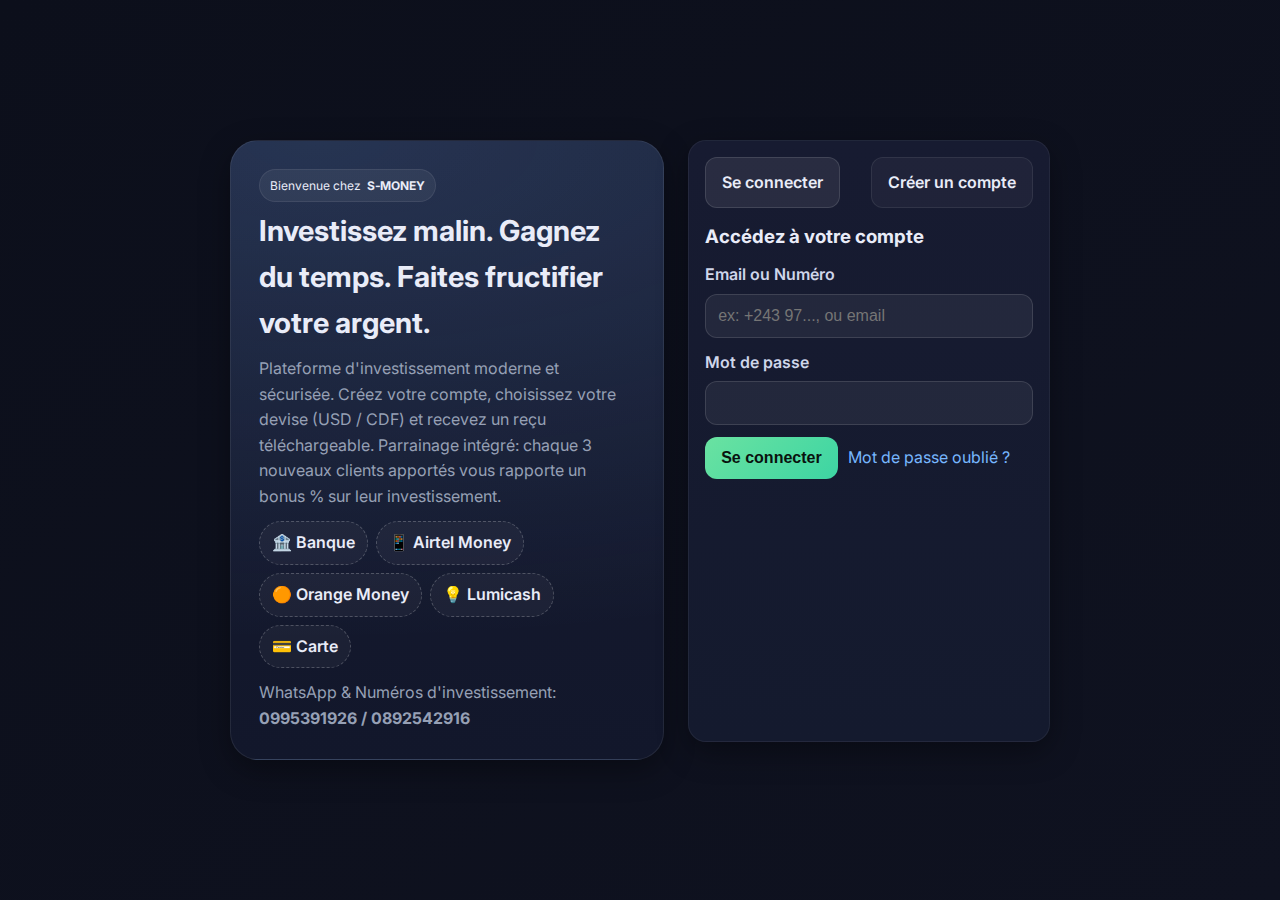
<file: index.html>
<!DOCTYPE html>
<html lang="fr">
<head>
    <meta charset="UTF-8">
    <title>Redirection... S-MONEY</title>
    <script src="js/main.js"></script>
    <script>
        // Ce script agit comme un routeur côté client.
        // Il vérifie si un utilisateur est connecté et le redirige
        // vers la page appropriée.
        document.addEventListener('DOMContentLoaded', () => {
            if (currentUser()) {
                window.location.replace('dashboard/index.html');
            } else {
                window.location.replace('login.html');
            }
        });
    </script>
</head>
<body>
    <p>Redirection en cours...</p>
</body>
</html>
</file>
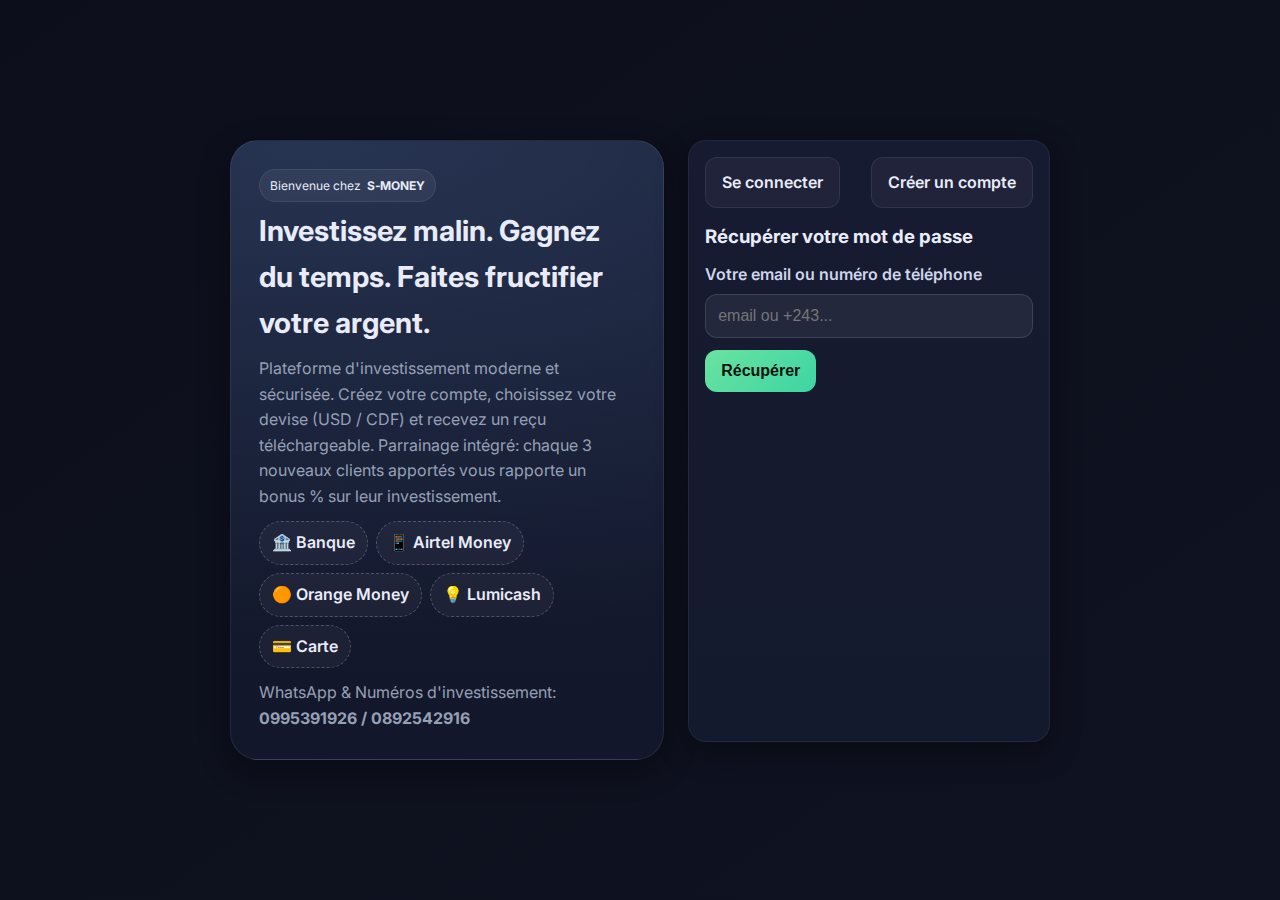
<file: forgot-password.html>
<!DOCTYPE html>
<html lang="fr">
<head>
    <meta charset="UTF-8" />
    <meta name="viewport" content="width=device-width, initial-scale=1.0" />
    <title>S‑MONEY — Mot de passe oublié</title>
    <meta name="description" content="S‑MONEY: site d'investissement responsive (HTML/CSS/JS), comptes, tableau de bord, historique, parrainage, et reçus téléchargeables. Stockage local via localStorage." />

    <link rel="preconnect" href="https://fonts.googleapis.com">
    <link rel="preconnect" href="https://fonts.gstatic.com" crossorigin>
    <link href="https://fonts.googleapis.com/css2?family=Inter:wght@400;600;700;800&display=swap" rel="stylesheet">
    <link rel="stylesheet" href="css/style.css">
</head>
<body>

    <section id="screen-auth" class="auth-wrap">
        <div class="auth">
            <div class="hero-card">
                <span class="tag">Bienvenue chez <strong>S‑MONEY</strong></span>
                <h2>Investissez malin. Gagnez du temps. Faites fructifier votre argent.</h2>
                <p class="muted">Plateforme d'investissement moderne et sécurisée. Créez votre compte, choisissez votre devise (USD / CDF) et recevez un reçu téléchargeable. Parrainage intégré: chaque 3 nouveaux clients apportés vous rapporte un bonus % sur leur investissement.</p>
                <div style="height:12px"></div>
                <div class="payments">
                    <span class="pay-badge" role="img" aria-label="Banque">🏦 Banque</span>
                    <span class="pay-badge" role="img" aria-label="Airtel Money">📱 Airtel Money</span>
                    <span class="pay-badge" role="img" aria-label="Orange Money">🟠 Orange Money</span>
                    <span class="pay-badge" role="img" aria-label="Lumicash">💡 Lumicash</span>
                    <span class="pay-badge" role="img" aria-label="Carte bancaire">💳 Carte</span>
                </div>
                <div style="height:12px"></div>
                <div class="muted">WhatsApp & Numéros d'investissement: <strong>0995391926 / 0892542916</strong></div>
            </div>
            <div class="card">
                <div class="actions" style="justify-content: space-between;">
                    <a href="login.html" class="btn ghost">Se connecter</a>
                    <a href="register.html" class="btn ghost">Créer un compte</a>
                </div>
                <h3 style="margin-top: 14px;">Récupérer votre mot de passe</h3>

                <form id="form-forgot" class="form">
                    <div class="field">
                        <label for="forgot-identifier">Votre email ou numéro de téléphone</label>
                        <input id="forgot-identifier" placeholder="email ou +243..." required />
                    </div>
                    <div class="actions">
                        <button class="btn primary" type="submit">Récupérer</button>
                    </div>
                    <div id="forgot-msg" class="help"></div>
                </form>
            </div>
        </div>
    </section>
    
    <script src="js/main.js"></script>
    <script src="js/auth.js"></script>
</body>
</html>
</file>
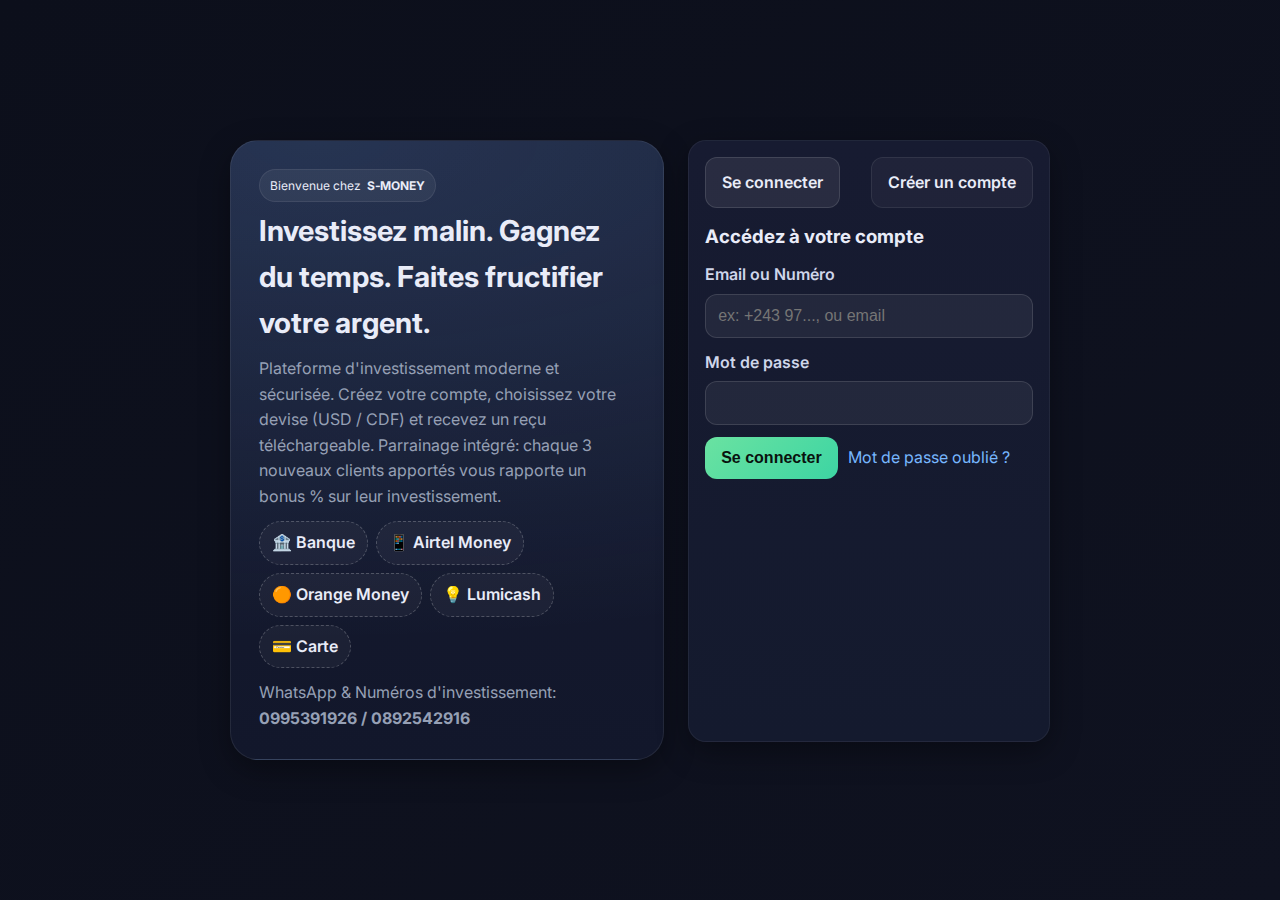
<file: login.html>
<!DOCTYPE html>
<html lang="fr">
<head>
    <meta charset="UTF-8" />
    <meta name="viewport" content="width=device-width, initial-scale=1.0" />
    <title>S‑MONEY — Connexion</title>
    <meta name="description" content="S‑MONEY: site d'investissement responsive (HTML/CSS/JS), comptes, tableau de bord, historique, parrainage, et reçus téléchargeables. Stockage local via localStorage." />

    <link rel="preconnect" href="https://fonts.googleapis.com">
    <link rel="preconnect" href="https://fonts.gstatic.com" crossorigin>
    <link href="https://fonts.googleapis.com/css2?family=Inter:wght@400;600;700;800&display=swap" rel="stylesheet">
    <link rel="stylesheet" href="css/style.css">
</head>
<body>

    <section id="screen-auth" class="auth-wrap">
        <div class="auth">
            <div class="hero-card">
                <span class="tag">Bienvenue chez <strong>S‑MONEY</strong></span>
                <h2>Investissez malin. Gagnez du temps. Faites fructifier votre argent.</h2>
                <p class="muted">Plateforme d'investissement moderne et sécurisée. Créez votre compte, choisissez votre devise (USD / CDF) et recevez un reçu téléchargeable. Parrainage intégré: chaque 3 nouveaux clients apportés vous rapporte un bonus % sur leur investissement.</p>
                <div style="height:12px"></div>
                <div class="payments">
                    <span class="pay-badge" role="img" aria-label="Banque">🏦 Banque</span>
                    <span class="pay-badge" role="img" aria-label="Airtel Money">📱 Airtel Money</span>
                    <span class="pay-badge" role="img" aria-label="Orange Money">🟠 Orange Money</span>
                    <span class="pay-badge" role="img" aria-label="Lumicash">💡 Lumicash</span>
                    <span class="pay-badge" role="img" aria-label="Carte bancaire">💳 Carte</span>
                </div>
                <div style="height:12px"></div>
                <div class="muted">WhatsApp & Numéros d'investissement: <strong>0995391926 / 0892542916</strong></div>
            </div>
            <div class="card">
                <div class="actions" style="justify-content: space-between;">
                    <a href="login.html" class="btn ghost active">Se connecter</a>
                    <a href="register.html" class="btn ghost">Créer un compte</a>
                </div>
                <h3 style="margin-top: 14px;">Accédez à votre compte</h3>

                <form id="form-login" class="form">
                    <div class="field">
                        <label for="login-identifier">Email ou Numéro</label>
                        <input type="text" id="login-identifier" placeholder="ex: +243 97..., ou email" required />
                    </div>
                    <div class="field">
                        <label for="login-password">Mot de passe</label>
                        <input type="password" id="login-password" required />
                    </div>
                    <div class="actions">
                        <button type="submit" class="btn primary">Se connecter</button>
                        <a href="forgot-password.html">Mot de passe oublié ?</a>
                    </div>
                    <div id="login-msg" class="help"></div>
                </form>
            </div>
        </div>
    </section>
    
    <script src="js/main.js"></script>
    <script src="js/auth.js"></script>
</body>
</html>
</file>
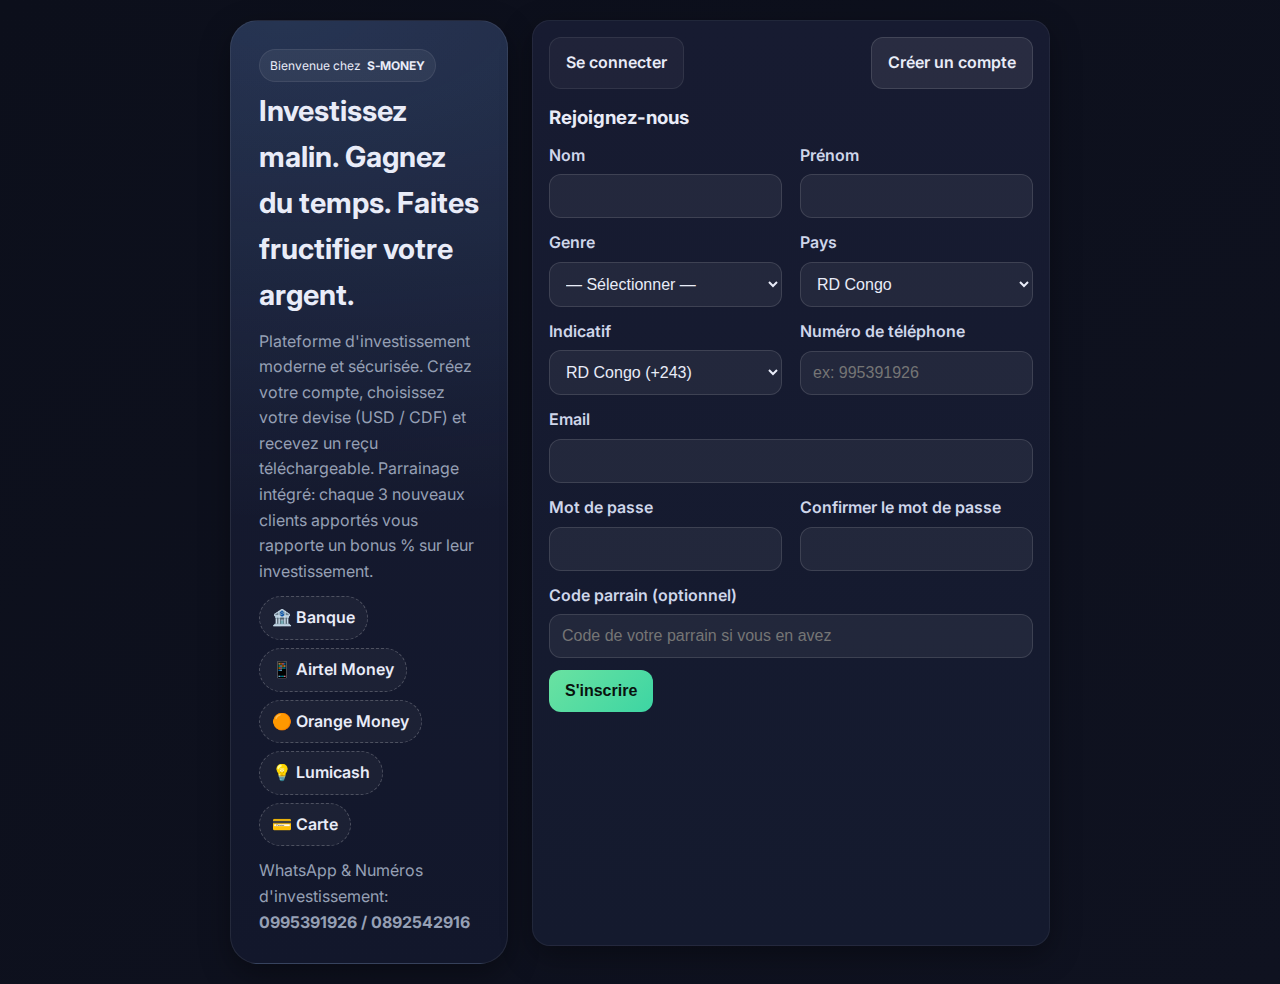
<file: register.html>
<!DOCTYPE html>
<html lang="fr">
<head>
    <meta charset="UTF-8" />
    <meta name="viewport" content="width=device-width, initial-scale=1.0" />
    <title>S‑MONEY — Créer un compte</title>
    <meta name="description" content="S‑MONEY: site d'investissement responsive (HTML/CSS/JS), comptes, tableau de bord, historique, parrainage, et reçus téléchargeables. Stockage local via localStorage." />

    <link rel="preconnect" href="https://fonts.googleapis.com">
    <link rel="preconnect" href="https://fonts.gstatic.com" crossorigin>
    <link href="https://fonts.googleapis.com/css2?family=Inter:wght@400;600;700;800&display=swap" rel="stylesheet">
    <link rel="stylesheet" href="/css/style.css">
</head>
<body>

    <section id="screen-auth" class="auth-wrap">
        <div class="auth">
            <div class="hero-card">
                <span class="tag">Bienvenue chez <strong>S‑MONEY</strong></span>
                <h2>Investissez malin. Gagnez du temps. Faites fructifier votre argent.</h2>
                <p class="muted">Plateforme d'investissement moderne et sécurisée. Créez votre compte, choisissez votre devise (USD / CDF) et recevez un reçu téléchargeable. Parrainage intégré: chaque 3 nouveaux clients apportés vous rapporte un bonus % sur leur investissement.</p>
                <div style="height:12px"></div>
                <div class="payments">
                    <span class="pay-badge" role="img" aria-label="Banque">🏦 Banque</span>
                    <span class="pay-badge" role="img" aria-label="Airtel Money">📱 Airtel Money</span>
                    <span class="pay-badge" role="img" aria-label="Orange Money">🟠 Orange Money</span>
                    <span class="pay-badge" role="img" aria-label="Lumicash">💡 Lumicash</span>
                    <span class="pay-badge" role="img" aria-label="Carte bancaire">💳 Carte</span>
                </div>
                <div style="height:12px"></div>
                <div class="muted">WhatsApp & Numéros d'investissement: <strong>0995391926 / 0892542916</strong></div>
            </div>
            <div class="card">
                <div class="actions" style="justify-content: space-between;">
                    <a href="/login.html" class="btn ghost">Se connecter</a>
                    <a href="/register.html" class="btn ghost active">Créer un compte</a>
                </div>
                <h3 style="margin-top: 14px;">Rejoignez-nous</h3>

                <form id="form-register" class="form">
                    <div class="row grid-2">
                        <div class="field">
                            <label for="reg-lastname">Nom</label>
                            <input id="reg-lastname" required />
                        </div>
                        <div class="field">
                            <label for="reg-firstname">Prénom</label>
                            <input id="reg-firstname" required />
                        </div>
                    </div>
                    <div class="row grid-2">
                        <div class="field">
                            <label for="reg-gender">Genre</label>
                            <select id="reg-gender" required>
                                <option value="">— Sélectionner —</option>
                                <option>Homme</option>
                                <option>Femme</option>
                                <option>Autre</option>
                            </select>
                        </div>
                        <div class="field">
                            <label for="reg-country">Pays</label>
                            <select id="reg-country" required></select>
                        </div>
                    </div>
                    <div class="row grid-2">
                        <div class="field">
                            <label for="reg-dial">Indicatif</label>
                            <select id="reg-dial" required></select>
                        </div>
                        <div class="field">
                            <label for="reg-phone">Numéro de téléphone</label>
                            <input id="reg-phone" type="tel" placeholder="ex: 995391926" required />
                        </div>
                    </div>
                    <div class="field">
                        <label for="reg-email">Email</label>
                        <input id="reg-email" type="email" required />
                    </div>
                    <div class="row grid-2">
                        <div class="field">
                            <label for="reg-pass">Mot de passe</label>
                            <input id="reg-pass" type="password" required />
                        </div>
                        <div class="field">
                            <label for="reg-pass2">Confirmer le mot de passe</label>
                            <input id="reg-pass2" type="password" required />
                        </div>
                    </div>
                    <div class="field">
                        <label for="reg-sponsor">Code parrain (optionnel)</label>
                        <input id="reg-sponsor" placeholder="Code de votre parrain si vous en avez" />
                    </div>
                    <div class="actions">
                        <button class="btn primary" type="submit">S'inscrire</button>
                    </div>
                    <div id="register-msg" class="help"></div>
                </form>
            </div>
        </div>
    </section>

    <script src="/js/main.js"></script>
    <script src="/js/auth.js"></script>
</body>
</html>
</file>
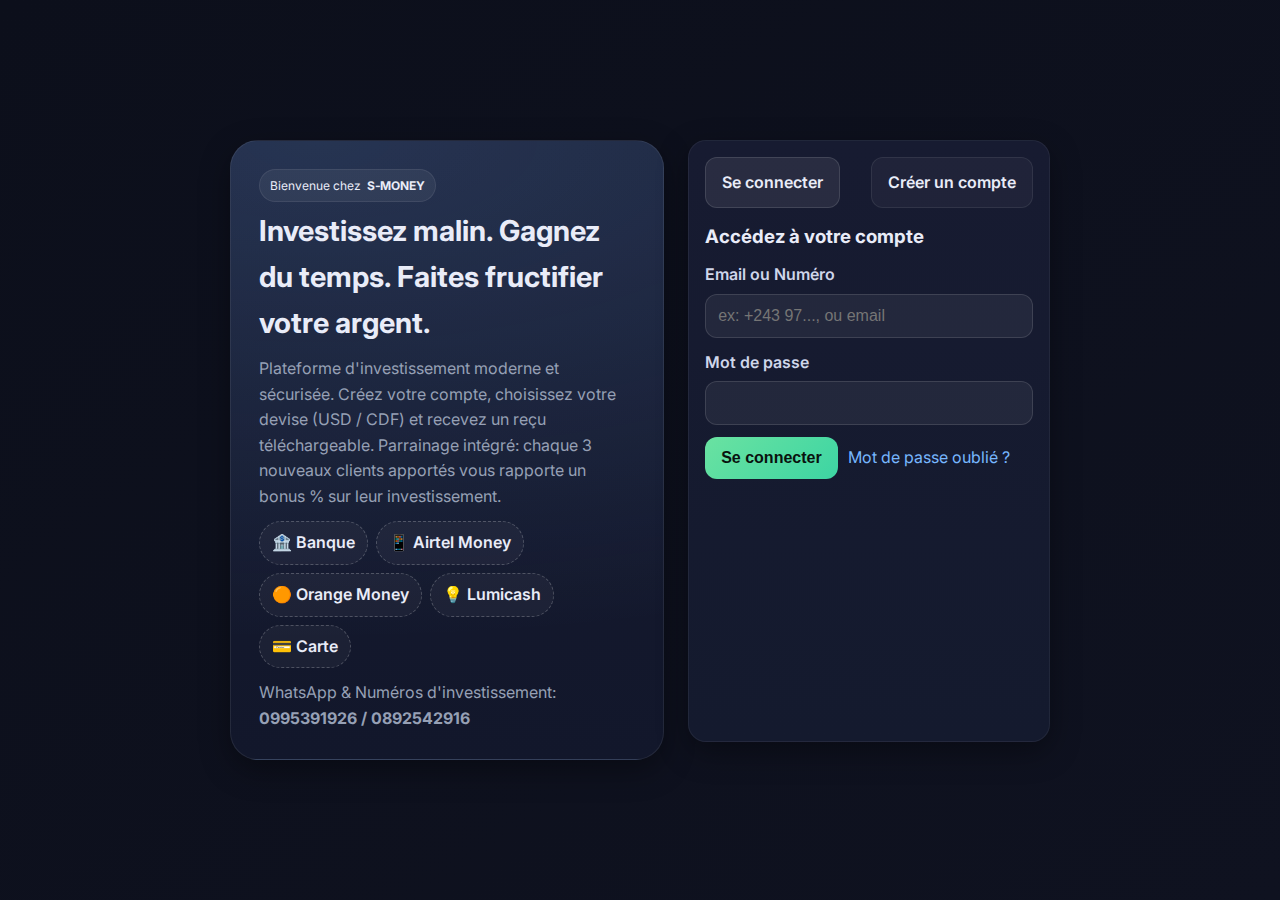
<file: dashboard/history.html>
<!DOCTYPE html>
<html lang="fr">
<head>
    <meta charset="UTF-8" />
    <meta name="viewport" content="width=device-width, initial-scale=1.0" />
    <title>S‑MONEY — Historique</title>
    <link rel="preconnect" href="https://fonts.googleapis.com">
    <link rel="preconnect" href="https://fonts.gstatic.com" crossorigin>
    <link href="https://fonts.googleapis.com/css2?family=Inter:wght@400;600;700;800&display=swap" rel="stylesheet">
    <link rel="stylesheet" href="../css/style.css">
</head>
<body>

    <header class="topbar" id="topbar">
        <div class="topbar-inner">
            <div class="brand">S‑MONEY</div>
            <div class="top-actions">
                <div id="hi-user" class="muted"></div>
                <button class="btn ghost" id="btn-open-menu" aria-label="Ouvrir le menu">☰</button>
            </div>
        </div>
    </header>

    <div class="app" id="app">
        <aside class="sidebar" id="sidebar">
            <nav class="menu">
                <h4>Menu</h4>
                <a href="index.html" class="nav">📊 Tableau de bord</a>
                <a href="history.html" class="nav active">🗂️ Historique</a>
                
                <h4>Mon Compte</h4>
                <a href="profile.html" class="nav">👤 Profil</a>
                <a href="security.html" class="nav">🔒 Sécurité</a>
                <button class="nav" id="btn-logout">↪️ Se déconnecter</button>
            </nav>
        </aside>

        <main class="content">
            <section id="page-history" class="page card">
                <h3>Historique des opérations</h3>
                <div class="table-wrap" style="margin-top: 16px;">
                    <table id="history-table">
                        <thead>
                            <tr>
                                <th>Date</th>
                                <th>Nom</th>
                                <th>Devise</th>
                                <th>Montant</th>
                                <th>Note</th>
                                <th>Statut</th>
                            </tr>
                        </thead>
                        <tbody></tbody>
                    </table>
                </div>
            </section>
        </main>
    </div>

    <script src="../js/main.js"></script>
    <script src="../js/app.js"></script>
</body>
</html>
</file>
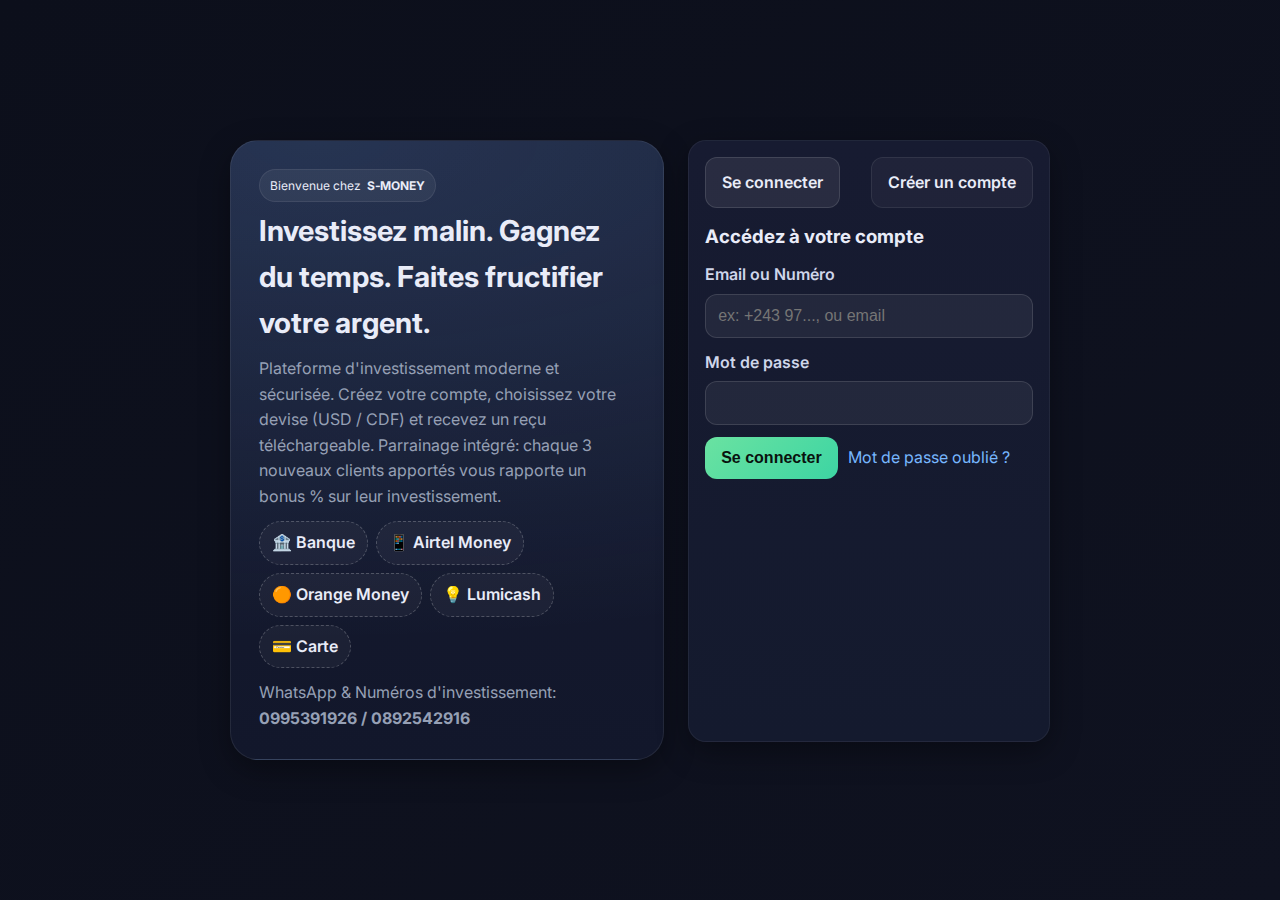
<file: dashboard/profile.html>
<!DOCTYPE html>
<html lang="fr">
<head>
    <meta charset="UTF-8" />
    <meta name="viewport" content="width=device-width, initial-scale=1.0" />
    <title>S‑MONEY — Mon Profil</title>
    <link rel="preconnect" href="https://fonts.googleapis.com">
    <link rel="preconnect" href="https://fonts.gstatic.com" crossorigin>
    <link href="https://fonts.googleapis.com/css2?family=Inter:wght@400;600;700;800&display=swap" rel="stylesheet">
    <link rel="stylesheet" href="/css/style.css">
</head>
<body>

    <header class="topbar" id="topbar">
        <div class="topbar-inner">
            <div class="brand">S‑MONEY</div>
            <div class="top-actions">
                <div id="hi-user" class="muted"></div>
                <button class="btn ghost" id="btn-open-menu" aria-label="Ouvrir le menu">☰</button>
            </div>
        </div>
    </header>

    <div class="app" id="app">
        <aside class="sidebar" id="sidebar">
            <nav class="menu">
                <h4>Menu</h4>
                <a href="/dashboard/index.html" class="nav">📊 Tableau de bord</a>
                <a href="/dashboard/history.html" class="nav">🗂️ Historique</a>
                
                <h4>Mon Compte</h4>
                <a href="/dashboard/profile.html" class="nav active">👤 Profil</a>
                <a href="/dashboard/security.html" class="nav">🔒 Sécurité</a>
                <button class="nav" id="btn-logout">↪️ Se déconnecter</button>
            </nav>
        </aside>

        <main class="content">
            <section id="page-profile" class="page card">
                <h3>Mon profil</h3>
                <form id="form-profile" class="form" style="margin-top: 16px;">
                    <div class="row grid-2">
                        <div class="field"><label for="pf-lastname">Nom</label><input id="pf-lastname" required /></div>
                        <div class="field"><label for="pf-firstname">Prénom</label><input id="pf-firstname" required /></div>
                    </div>
                    <div class="row grid-2">
                        <div class="field"><label for="pf-gender">Genre</label><select id="pf-gender"><option>Homme</option><option>Femme</option><option>Autre</option></select></div>
                        <div class="field"><label for="pf-country">Pays</label><input id="pf-country" /></div>
                    </div>
                    <div class="row grid-2">
                        <div class="field"><label for="pf-phone">Téléphone</label><input id="pf-phone" /></div>
                        <div class="field"><label for="pf-email">Email</label><input id="pf-email" type="email" /></div>
                    </div>
                    <div class="field"><label for="pf-refcode">Code parrain à partager</label><input id="pf-refcode" readonly /></div>
                    <div class="actions"><button class="btn primary" type="submit">Enregistrer les modifications</button></div>
                    <div id="profile-msg" class="help"></div>
                </form>
            </section>
        </main>
    </div>

    <script src="/js/main.js"></script>
    <script src="/js/app.js"></script>
</body>
</html>
</file>
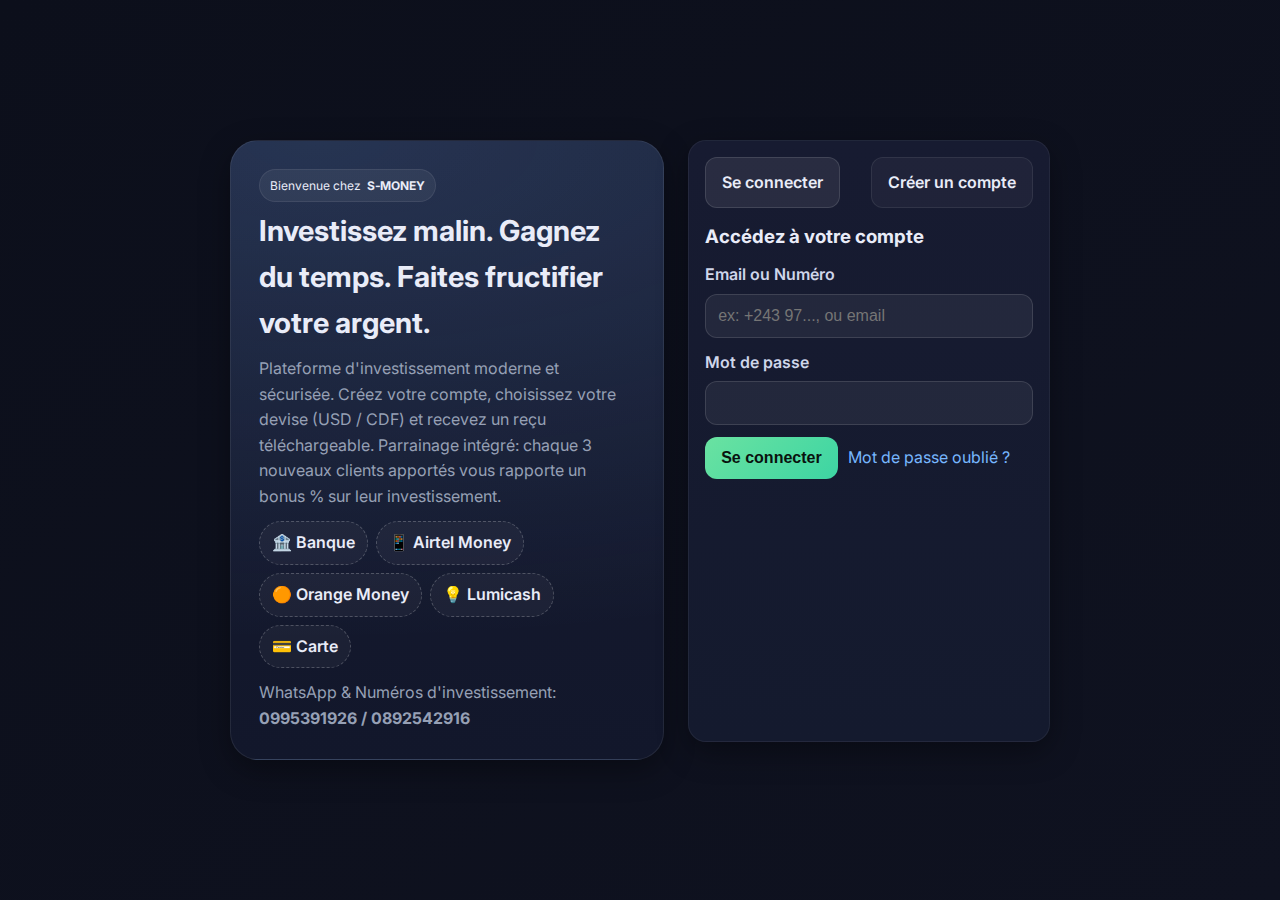
<file: dashboard/security.html>
<!DOCTYPE html>
<html lang="fr">
<head>
    <meta charset="UTF-8" />
    <meta name="viewport" content="width=device-width, initial-scale=1.0" />
    <title>S‑MONEY — Sécurité</title>
    <link rel="preconnect" href="https://fonts.googleapis.com">
    <link rel="preconnect" href="https://fonts.gstatic.com" crossorigin>
    <link href="https://fonts.googleapis.com/css2?family=Inter:wght@400;600;700;800&display=swap" rel="stylesheet">
    <link rel="stylesheet" href="../css/style.css">
</head>
<body>

    <header class="topbar" id="topbar">
        <div class="topbar-inner">
            <div class="brand">S‑MONEY</div>
            <div class="top-actions">
                <div id="hi-user" class="muted"></div>
                <button class="btn ghost" id="btn-open-menu" aria-label="Ouvrir le menu">☰</button>
            </div>
        </div>
    </header>

    <div class="app" id="app">
        <aside class="sidebar" id="sidebar">
            <nav class="menu">
                <h4>Menu</h4>
                <a href="index.html" class="nav">📊 Tableau de bord</a>
                <a href="history.html" class="nav">🗂️ Historique</a>
                
                <h4>Mon Compte</h4>
                <a href="profile.html" class="nav">👤 Profil</a>
                <a href="security.html" class="nav active">🔒 Sécurité</a>
                <button class="nav" id="btn-logout">↪️ Se déconnecter</button>
            </nav>
        </aside>

        <main class="content">
            <section id="page-security" class="page card">
                <h3>Sécurité</h3>
                <form id="form-password" class="form" style="margin-top: 16px;">
                    <div class="row grid-2">
                        <div class="field"><label for="sec-old">Mot de passe actuel</label><input id="sec-old" type="password" required /></div>
                        <div class="field"><label for="sec-new">Nouveau mot de passe</label><input id="sec-new" type="password" required /></div>
                    </div>
                    <div class="field"><label for="sec-new2">Confirmer le nouveau mot de passe</label><input id="sec-new2" type="password" required /></div>
                    <div class="actions"><button class="btn primary" type="submit">Changer le mot de passe</button></div>
                    <div id="sec-msg" class="help"></div>
                </form>
            </section>
        </main>
    </div>

    <script src="../js/main.js"></script>
    <script src="../js/app.js"></script>
</body>
</html>
</file>
<file: css/style.css>
:root {
    --bg: #0f1220;
    --bg-soft: #14172a;
    --card: #171b31;
    --muted: #96a0b5;
    --text: #e9ecf8;
    --accent: #6ae2a1;
    --accent-2: #77b7ff;
    --danger: #ff6b6b;
    --warning: #ffcc66;
    --success: #35d49a;
    --shadow: 0 10px 30px rgba(0, 0, 0, 0.35);
    --radius: 18px;
    --radius-sm: 12px;
    --radius-lg: 28px;
    --transition: 280ms cubic-bezier(.2, .8, .2, 1);
}

/* Réinitialisation de base et typographie */
*, *::before, *::after {
    box-sizing: border-box;
    margin: 0;
    padding: 0;
}

html {
    scroll-behavior: smooth;
}

body {
    min-height: 100vh;
    background: linear-gradient(145deg, #0c0f1b, var(--bg));
    color: var(--text);
    font-family: 'Inter', system-ui, -apple-system, Segoe UI, Roboto, Ubuntu, Cantarell, "Helvetica Neue", Arial, "Noto Sans", "Apple Color Emoji", "Segoe UI Emoji";
    line-height: 1.6;
    overflow-x: hidden;
}

a {
    color: var(--accent-2);
    text-decoration: none;
    transition: color var(--transition);
}

a:hover {
    color: #b7d6ff;
}

/* Conteneurs principaux */
.container {
    max-width: 1200px;
    margin: 0 auto;
    padding: 18px;
}

/* Centrage du contenu principal */
.content-centered {
    display: flex;
    flex-direction: column;
    align-items: center;
}

/* Utilitaires */
.row {
    display: grid;
    gap: 18px;
}

.grid-2 {
    grid-template-columns: 1fr;
}

@media (min-width: 980px) {
    .grid-2 {
        grid-template-columns: 1fr 1fr;
    }
}

/* Boutons */
.btn, button {
    cursor: pointer;
    border: none;
    border-radius: 12px;
    padding: 12px 16px;
    font-weight: 600;
    font-size: 1rem;
    transition: transform var(--transition), background var(--transition), opacity var(--transition);
    display: inline-flex;
    justify-content: center;
    align-items: center;
}

.btn:hover {
    transform: translateY(-1px);
}

.btn.primary {
    background: linear-gradient(135deg, var(--accent), #3dd5a3);
    color: #09120e;
}

.btn.ghost {
    background: rgba(255, 255, 255, 0.04);
    color: var(--text);
    border: 1px solid rgba(255, 255, 255, 0.08);
}

.btn.ghost.active {
    background: rgba(255, 255, 255, 0.08);
    border-color: rgba(255, 255, 255, 0.12);
}

/* Layout de l'application (après connexion) */
.topbar {
    position: sticky;
    top: 0;
    background: rgba(15, 18, 32, 0.8);
    backdrop-filter: blur(10px);
    border-bottom: 1px solid rgba(255, 255, 255, 0.06);
    z-index: 20;
}

.topbar-inner {
    display: flex;
    justify-content: space-between;
    align-items: center;
    padding: 12px 18px;
    max-width: 1400px;
    margin: 0 auto;
}

.brand {
    font-size: 1.3rem;
    font-weight: 800;
}

.top-actions {
    display: flex;
    align-items: center;
    gap: 14px;
}

.app {
    display: grid;
    grid-template-columns: 1fr; /* Par défaut, une seule colonne pour le mobile */
    max-width: 1400px;
    margin: 0 auto;
}

@media (min-width: 1060px) {
    .app {
        grid-template-columns: 280px 1fr;
    }
}

/* Sidebar (menu latéral) */
.sidebar {
    position: fixed;
    left: 0;
    top: 61px; /* Hauteur du topbar */
    bottom: 0;
    width: 80%;
    max-width: 300px;
    background: linear-gradient(180deg, var(--bg-soft), #0f1328);
    border-right: 1px solid rgba(255, 255, 255, 0.06);
    transform: translateX(-110%);
    transition: transform var(--transition);
    z-index: 15;
    padding: 16px;
    overflow-y: auto;
}

.sidebar.open {
    transform: translateX(0);
}

@media (min-width: 1060px) {
    .sidebar {
        position: sticky;
        top: 61px;
        height: calc(100vh - 61px);
        transform: none;
        width: auto;
        max-width: none;
    }
    #btn-open-menu {
        display: none; /* Cacher le bouton burger sur grand écran */
    }
}

.menu h4 {
    margin: 6px 0 8px;
    color: var(--muted);
    font-weight: 700;
    text-transform: uppercase;
    font-size: 12px;
    letter-spacing: 1px;
}

.menu a, .menu button.nav {
    width: 100%;
    text-align: left;
    display: flex;
    gap: 10px;
    align-items: center;
    padding: 10px 12px;
    border-radius: 12px;
    margin-bottom: 6px;
    background: transparent;
    color: var(--text);
    border: 1px solid transparent;
    font-size: 1rem;
}

.menu a.active, .menu button.nav.active {
    background: rgba(255, 255, 255, 0.06);
    border-color: rgba(255, 255, 255, 0.08);
}

.menu a:hover, .menu button.nav:hover {
    background: rgba(255, 255, 255, 0.05);
}

/* Espace de contenu */
.content {
    padding: 18px;
}

/* Cartes (cards) */
.card {
    background: linear-gradient(180deg, var(--card), #141a2e);
    border: 1px solid rgba(255, 255, 255, 0.06);
    border-radius: var(--radius);
    padding: 16px;
    box-shadow: var(--shadow);
    margin-bottom: 18px;
}

.card h3 {
    margin: 0 0 10px;
}

.muted {
    color: var(--muted);
}

.card p, .card h3 {
    word-wrap: break-word;
}

.tag {
    display: inline-flex;
    align-items: center;
    gap: 6px;
    padding: 6px 10px;
    border-radius: 999px;
    background: rgba(255, 255, 255, 0.06);
    border: 1px solid rgba(255, 255, 255, 0.08);
    font-size: 12px;
}

/* Formulaires */
.form {
    display: grid;
    gap: 12px;
}

.field {
    display: grid;
    gap: 6px;
}

label {
    font-weight: 600;
    color: #cfd6ea;
}

input, select, textarea {
    background: rgba(255, 255, 255, 0.06);
    color: var(--text);
    border: 1px solid rgba(255, 255, 255, 0.12);
    border-radius: 12px;
    padding: 12px;
    outline: none;
    transition: border-color var(--transition), box-shadow var(--transition);
    font-size: 1rem;
}

input:focus, select:focus, textarea:focus {
    border-color: var(--accent);
    box-shadow: 0 0 0 3px rgba(106, 226, 161, 0.18);
}

.actions {
    display: flex;
    align-items: center;
    gap: 10px;
    flex-wrap: wrap;
}

.help {
    font-size: 13px;
    color: var(--muted);
}

.error {
    color: var(--danger);
    font-size: 13px;
    font-weight: 600;
}

.success {
    color: var(--success);
    font-size: 13px;
    font-weight: 600;
}

/* Tables */
.table-wrap {
    overflow-x: auto;
    border-radius: var(--radius);
    border: 1px solid rgba(255, 255, 255, 0.06);
}

table {
    width: 100%;
    min-width: 600px;
    border-collapse: collapse;
    table-layout: fixed;
}

th, td {
    padding: 10px 12px;
    text-align: left;
    border-bottom: 1px dashed rgba(255, 255, 255, 0.08);
    overflow: hidden;
    text-overflow: ellipsis;
    white-space: nowrap;
}

th {
    color: #cfd6ea;
    font-size: 13px;
    text-transform: uppercase;
    letter-spacing: .6px;
}

tr:last-child td {
    border-bottom: none;
}

/* Modale */
.modal-backdrop {
    position: fixed;
    inset: 0;
    background: rgba(0, 0, 0, 0.7);
    display: none;
    align-items: center;
    justify-content: center;
    z-index: 30;
    animation: fadeIn 0.3s ease-out;
}

.modal {
    width: min(560px, 92vw);
    background: var(--card);
    border: 1px solid rgba(255, 255, 255, 0.1);
    border-radius: var(--radius-lg);
    padding: 18px;
    box-shadow: var(--shadow);
    transform: scale(0.95);
    transition: transform 0.3s cubic-bezier(.2,.8,.2,1);
}

.modal-backdrop.open {
    display: flex;
    animation: fadeIn 0.3s ease-out forwards;
}

.modal-backdrop.open .modal {
    transform: scale(1);
}

.modal-header {
    display: flex;
    justify-content: space-between;
    align-items: center;
    margin-bottom: 10px;
}

.modal-actions {
    display: flex;
    gap: 10px;
    justify-content: flex-end;
    margin-top: 14px;
}

@keyframes fadeIn {
    from { opacity: 0; }
    to { opacity: 1; }
}

/* Pages d'authentification */
.auth-wrap {
    min-height: 100vh;
    display: grid;
    place-items: center;
    padding: 20px;
}

.auth {
    width: min(820px, 96vw);
    display: grid;
    gap: 24px;
    grid-template-columns: 1fr;
}

@media (min-width: 980px) {
    .auth {
        grid-template-columns: 1.2fr 1fr;
    }
}

.hero-card {
    background: radial-gradient(1200px 500px at 20% 0%, rgba(119, 183, 255, .16), transparent), linear-gradient(180deg, var(--card), #12172b);
    border: 1px solid rgba(255, 255, 255, 0.08);
    border-radius: var(--radius-lg);
    padding: 28px;
    box-shadow: var(--shadow);
}

.hero-card h2 {
    margin: 6px 0 10px;
    font-size: 1.8rem;
}

/* Badges de paiement */
.payments {
    display: flex;
    gap: 8px;
    flex-wrap: wrap;
    align-items: center;
}

.pay-badge {
    display: inline-flex;
    align-items: center;
    gap: 8px;
    border: 1px dashed rgba(255, 255, 255, 0.22);
    padding: 8px 12px;
    border-radius: 999px;
    background: rgba(255, 255, 255, 0.04);
    font-weight: 600;
}

/* Pied de page */
footer {
    margin-top: 24px;
    padding: 18px;
    border-top: 1px solid rgba(255, 255, 255, 0.06);
    color: var(--muted);
    text-align: center;
}

.socials {
    display: flex;
    justify-content: center;
    gap: 10px;
    margin-top: 10px;
}

.socials a {
    display: inline-flex;
    width: 36px;
    height: 36px;
    align-items: center;
    justify-content: center;
    background: rgba(255, 255, 255, 0.06);
    border: 1px solid rgba(255, 255, 255, 0.12);
    border-radius: 12px;
    transition: transform var(--transition), background var(--transition);
}

.socials a:hover {
    transform: translateY(-2px);
    background: rgba(255, 255, 255, 0.1);
}

.hidden {
    display: none !important;
}

/* Styles pour le reçu */
#receipt-content {
    padding: 20px;
    background-color: white;
    color: black;
    font-family: monospace;
    display: none;
    flex-direction: column;
    gap: 10px;
}

#receipt-content h3 {
    text-align: center;
}
#receipt-content .receipt-item {
    display: flex;
    justify-content: space-between;
}

/* ================================================== */
/* == AMÉLIORATIONS RESPONSIVE TABLETTE & MOBILE == */
/* ================================================== */

/* Pour les téléphones mobiles (en dessous de 768px) */
@media (max-width: 767px) {
    body {
        font-size: 15px; /* Police de base plus lisible sur petit écran */
    }

    .auth-wrap {
        padding: 12px; /* Moins de padding sur les bords */
    }

    .auth {
        width: 100%; /* Le formulaire prend toute la largeur */
        gap: 16px;
    }

    .hero-card {
        padding: 20px; /* Moins de padding */
    }

    .hero-card h2 {
        font-size: 1.5rem; /* Titre un peu plus petit */
    }

    .actions {
        flex-direction: column; /* Les boutons se superposent pour gagner de la place */
        align-items: stretch; /* Ils prennent toute la largeur */
    }

    .actions a {
        text-align: center; /* Centrer le texte du lien "mot de passe oublié" */
        padding: 8px;
    }

    /* Ajustements pour le tableau de bord sur mobile */
    .content {
        padding: 12px;
    }

    .topbar-inner {
        padding: 10px 12px;
    }

    .brand {
        font-size: 1.1rem;
    }

    .modal {
        width: 95vw; /* La modale prend presque toute la largeur */
        padding: 16px;
    }

    .modal-actions {
        flex-direction: column;
        align-items: stretch;
    }

    .modal-actions .btn {
        width: 100%;
        text-align: center;
    }
}
</file>
